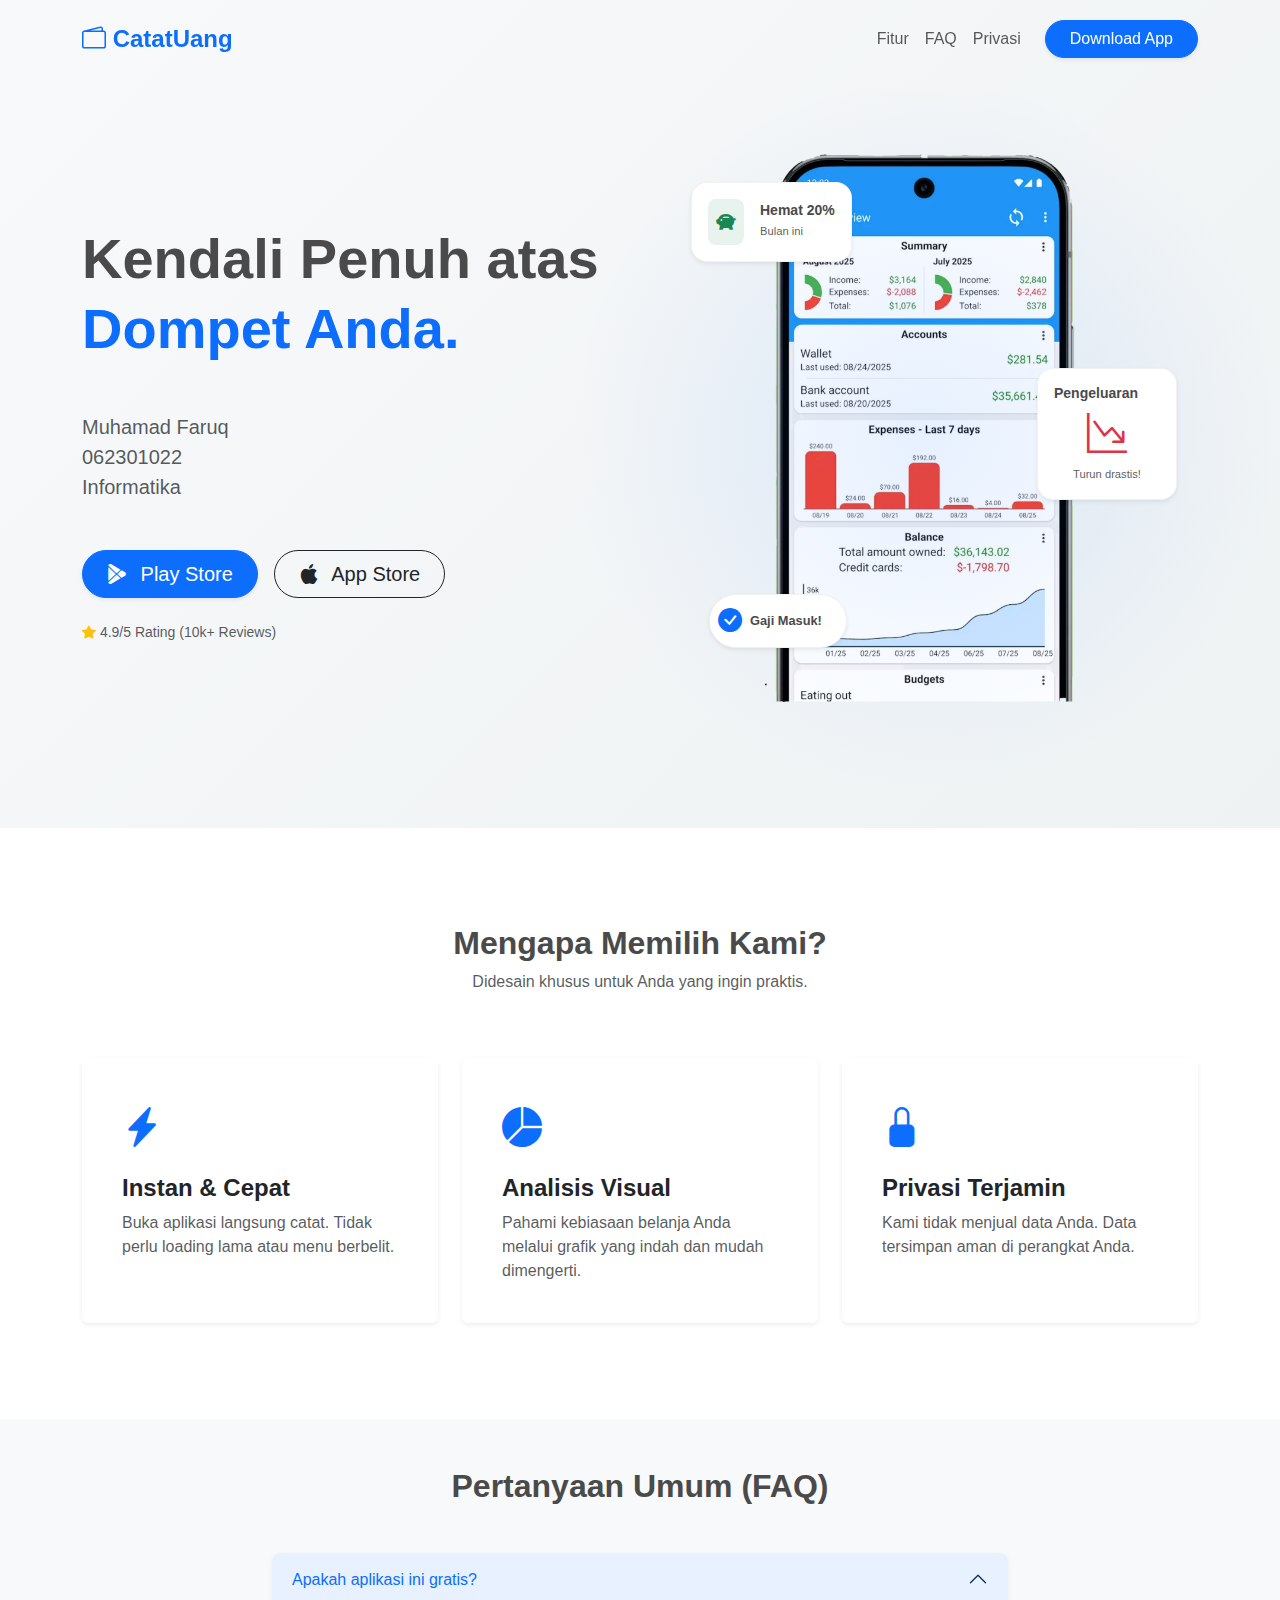
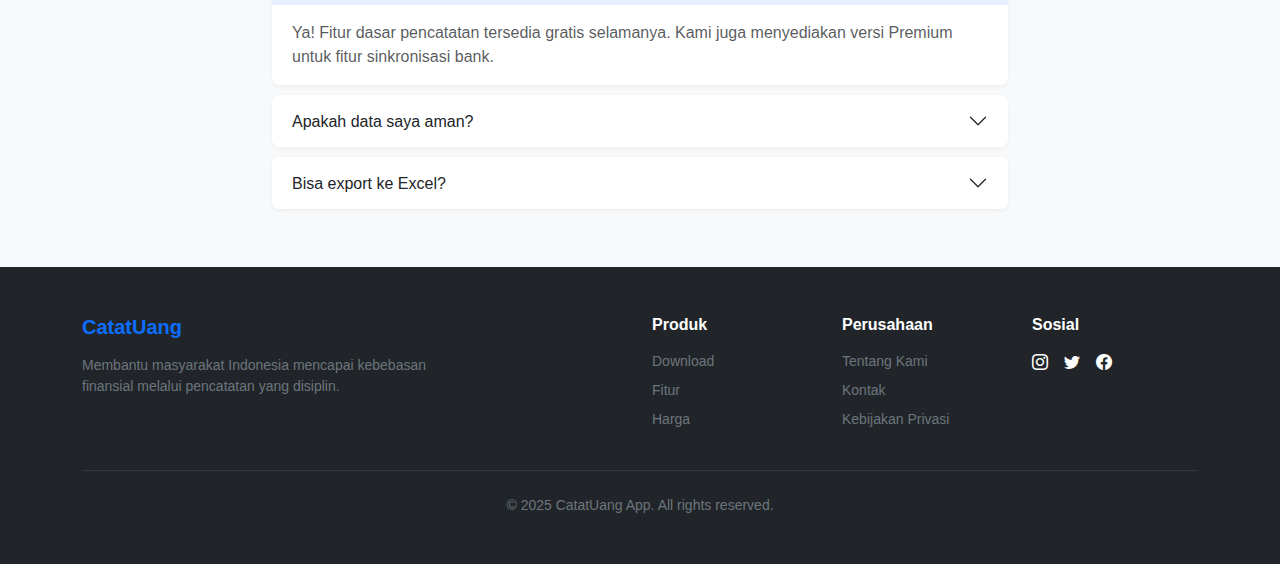
<file: index.html>
<!DOCTYPE html>
<html lang="id">
<head>
    <meta charset="UTF-8">
    <meta name="viewport" content="width=device-width, initial-scale=1.0">
    
    <title>CatatUang - Kelola Keuangan Pribadi Jadi Mudah</title>
    <meta name="description" content="Aplikasi pencatat keuangan harian terbaik. Gratis, simpel, dan aman. Download sekarang di Android dan iOS.">
    
    <link href="https://cdn.jsdelivr.net/npm/bootstrap@5.3.0/dist/css/bootstrap.min.css" rel="stylesheet">
    <link rel="stylesheet" href="https://cdn.jsdelivr.net/npm/bootstrap-icons@1.10.5/font/bootstrap-icons.css">
    
    <link rel="stylesheet" href="assets/css/style.css">
</head>
<body>

    <nav class="navbar navbar-expand-lg navbar-light bg-transparent fixed-top py-3 transition-all">
        <div class="container">
            <a class="navbar-brand fw-bold text-primary fs-4" href="index.html">
                <i class="bi bi-wallet2"></i> CatatUang
            </a>
            <button class="navbar-toggler" type="button" data-bs-toggle="collapse" data-bs-target="#navbarNav">
                <span class="navbar-toggler-icon"></span>
            </button>
            <div class="collapse navbar-collapse" id="navbarNav">
                <ul class="navbar-nav ms-auto text-center">
                    <li class="nav-item"><a class="nav-link" href="#fitur">Fitur</a></li>
                    <li class="nav-item"><a class="nav-link" href="#faq">FAQ</a></li>
                    <li class="nav-item"><a class="nav-link" href="privacy.html">Privasi</a></li>
                </ul>
                <div class="text-center mt-3 mt-lg-0">
                    <button onclick="handleDownload('Store')" class="btn btn-primary ms-lg-3 rounded-pill px-4 shadow-sm">Download App</button>
                </div>
            </div>
        </div>
    </nav>

    <section class="hero-section d-flex align-items-center" id="home">
        <div class="container">
            <div class="row align-items-center flex-column-reverse flex-lg-row">
                <div class="col-lg-6 mt-5 mt-lg-0">
                    <h1 class="display-4 fw-bold mb-3 lh-sm">Kendali Penuh atas <br> <span class="text-primary">Dompet Anda.</span></h1>
                    <p class="lead text-muted mb-5">
                     
                    <p class="lead text-muted mb-5">
                        Muhamad Faruq <br>
                        062301022 <br>
                        Informatika
                    </p>
                    <div class="d-flex gap-3 flex-column flex-sm-row">
                        <button onclick="handleDownload('Play Store')" class="btn btn-primary btn-lg rounded-pill shadow-sm px-4">
                            <i class="bi bi-google-play me-2"></i> Play Store
                        </button>
                        <button onclick="handleDownload('App Store')" class="btn btn-outline-dark btn-lg rounded-pill px-4">
                            <i class="bi bi-apple me-2"></i> App Store
                        </button>
                    </div>
                    <div class="mt-4 text-muted small">
                        <i class="bi bi-star-fill text-warning"></i> 4.9/5 Rating (10k+ Reviews)
                    </div>
                </div>
                <div class="col-lg-6 text-center position-relative">
                <div class="hero-image-wrapper">
                    
                    <img src="assets/img/img.png" alt="Tampilan Aplikasi" class="img-fluid app-screenshot" style="z-index: 10;">

                    <div class="floating-card card-top-left shadow-sm p-3 bg-white rounded-4 d-flex align-items-center gap-3">
                        <div class="icon-box bg-success bg-opacity-10 text-success p-2 rounded-3">
                            <i class="bi bi-piggy-bank-fill fs-5"></i>
                        </div>
                        <div class="text-start">
                            <h6 class="fw-bold mb-0 small">Hemat 20%</h6>
                            <small class="text-muted" style="font-size: 0.7rem;">Bulan ini</small>
                        </div>
                    </div>

                    <div class="floating-card card-mid-right shadow-sm p-3 bg-white rounded-4 text-center">
                        <h6 class="fw-bold mb-2 small text-start">Pengeluaran</h6>
                        <i class="bi bi-graph-down-arrow text-danger display-6"></i>
                        <div class="mt-2 text-muted" style="font-size: 0.7rem;">Turun drastis!</div>
                    </div>

                    <div class="floating-card card-bottom-left shadow-sm p-2 bg-white rounded-pill d-flex align-items-center gap-2 pe-4">
                        <i class="bi bi-check-circle-fill text-primary fs-4"></i>
                        <div class="text-start">
                            <small class="fw-bold d-block" style="font-size: 0.8rem;">Gaji Masuk!</small>
                        </div>
                    </div>
                    
                    </div>

                <div class="abstract-bg-shape"></div>
            </div>
            </div>
        </div>
    </section>

    <section class="py-5" id="fitur">
        <div class="container py-5">
            <div class="row justify-content-center text-center mb-5">
                <div class="col-md-8">
                    <h2 class="fw-bold">Mengapa Memilih Kami?</h2>
                    <p class="text-muted">Didesain khusus untuk Anda yang ingin praktis.</p>
                </div>
            </div>
            <div class="row g-4">
                <div class="col-md-4">
                    <div class="card feature-card h-100 p-4 border-0 shadow-sm">
                        <div class="card-body">
                            <div class="feature-icon"><i class="bi bi-lightning-charge-fill"></i></div>
                            <h4 class="card-title fw-bold">Instan & Cepat</h4>
                            <p class="card-text text-muted">Buka aplikasi langsung catat. Tidak perlu loading lama atau menu berbelit.</p>
                        </div>
                    </div>
                </div>
                <div class="col-md-4">
                    <div class="card feature-card h-100 p-4 border-0 shadow-sm">
                        <div class="card-body">
                            <div class="feature-icon"><i class="bi bi-pie-chart-fill"></i></div>
                            <h4 class="card-title fw-bold">Analisis Visual</h4>
                            <p class="card-text text-muted">Pahami kebiasaan belanja Anda melalui grafik yang indah dan mudah dimengerti.</p>
                        </div>
                    </div>
                </div>
                <div class="col-md-4">
                    <div class="card feature-card h-100 p-4 border-0 shadow-sm">
                        <div class="card-body">
                            <div class="feature-icon"><i class="bi bi-lock-fill"></i></div>
                            <h4 class="card-title fw-bold">Privasi Terjamin</h4>
                            <p class="card-text text-muted">Kami tidak menjual data Anda. Data tersimpan aman di perangkat Anda.</p>
                        </div>
                    </div>
                </div>
            </div>
        </div>
    </section>

    <section class="py-5 bg-light" id="faq">
        <div class="container">
            <div class="text-center mb-5">
                <h2 class="fw-bold">Pertanyaan Umum (FAQ)</h2>
            </div>
            <div class="row justify-content-center">
                <div class="col-lg-8">
                    <div class="accordion" id="accordionFAQ">
                        <div class="accordion-item">
                            <h2 class="accordion-header">
                                <button class="accordion-button" type="button" data-bs-toggle="collapse" data-bs-target="#collapseOne">
                                    Apakah aplikasi ini gratis?
                                </button>
                            </h2>
                            <div id="collapseOne" class="accordion-collapse collapse show" data-bs-parent="#accordionFAQ">
                                <div class="accordion-body text-muted">
                                    Ya! Fitur dasar pencatatan tersedia gratis selamanya. Kami juga menyediakan versi Premium untuk fitur sinkronisasi bank.
                                </div>
                            </div>
                        </div>
                        <div class="accordion-item">
                            <h2 class="accordion-header">
                                <button class="accordion-button collapsed" type="button" data-bs-toggle="collapse" data-bs-target="#collapseTwo">
                                    Apakah data saya aman?
                                </button>
                            </h2>
                            <div id="collapseTwo" class="accordion-collapse collapse" data-bs-parent="#accordionFAQ">
                                <div class="accordion-body text-muted">
                                    Sangat aman. Kami menggunakan enkripsi standar industri dan data utama tersimpan secara lokal di perangkat Anda.
                                </div>
                            </div>
                        </div>
                         <div class="accordion-item">
                            <h2 class="accordion-header">
                                <button class="accordion-button collapsed" type="button" data-bs-toggle="collapse" data-bs-target="#collapseThree">
                                    Bisa export ke Excel?
                                </button>
                            </h2>
                            <div id="collapseThree" class="accordion-collapse collapse" data-bs-parent="#accordionFAQ">
                                <div class="accordion-body text-muted">
                                    Bisa. Anda dapat mengunduh laporan bulanan dalam format .CSV atau .XLSX kapan saja.
                                </div>
                            </div>
                        </div>
                    </div>
                </div>
            </div>
        </div>
    </section>

    <footer class="py-5 bg-dark text-white">
        <div class="container">
            <div class="row g-4">
                <div class="col-md-4">
                    <h5 class="fw-bold text-primary mb-3">CatatUang</h5>
                    <p class="text-secondary small">Membantu masyarakat Indonesia mencapai kebebasan finansial melalui pencatatan yang disiplin.</p>
                </div>
                <div class="col-md-2 offset-md-2">
                    <h6 class="fw-bold mb-3">Produk</h6>
                    <ul class="list-unstyled text-secondary small">
                        <li class="mb-2"><a href="#" class="text-secondary">Download</a></li>
                        <li class="mb-2"><a href="#" class="text-secondary">Fitur</a></li>
                        <li class="mb-2"><a href="#" class="text-secondary">Harga</a></li>
                    </ul>
                </div>
                <div class="col-md-2">
                    <h6 class="fw-bold mb-3">Perusahaan</h6>
                    <ul class="list-unstyled text-secondary small">
                        <li class="mb-2"><a href="#" class="text-secondary">Tentang Kami</a></li>
                        <li class="mb-2"><a href="#" class="text-secondary">Kontak</a></li>
                        <li class="mb-2"><a href="privacy.html" class="text-secondary">Kebijakan Privasi</a></li>
                    </ul>
                </div>
                <div class="col-md-2">
                    <h6 class="fw-bold mb-3">Sosial</h6>
                    <div class="d-flex gap-3">
                        <a href="#" class="text-white"><i class="bi bi-instagram"></i></a>
                        <a href="#" class="text-white"><i class="bi bi-twitter"></i></a>
                        <a href="#" class="text-white"><i class="bi bi-facebook"></i></a>
                    </div>
                </div>
            </div>
            <hr class="border-secondary my-4">
            <div class="text-center text-secondary small">
                &copy; 2025 CatatUang App. All rights reserved.
            </div>
        </div>
    </footer>

    <script src="https://cdn.jsdelivr.net/npm/bootstrap@5.3.0/dist/js/bootstrap.bundle.min.js"></script>
    <script src="assets/js/script.js"></script>
</body>
</html>
</file>
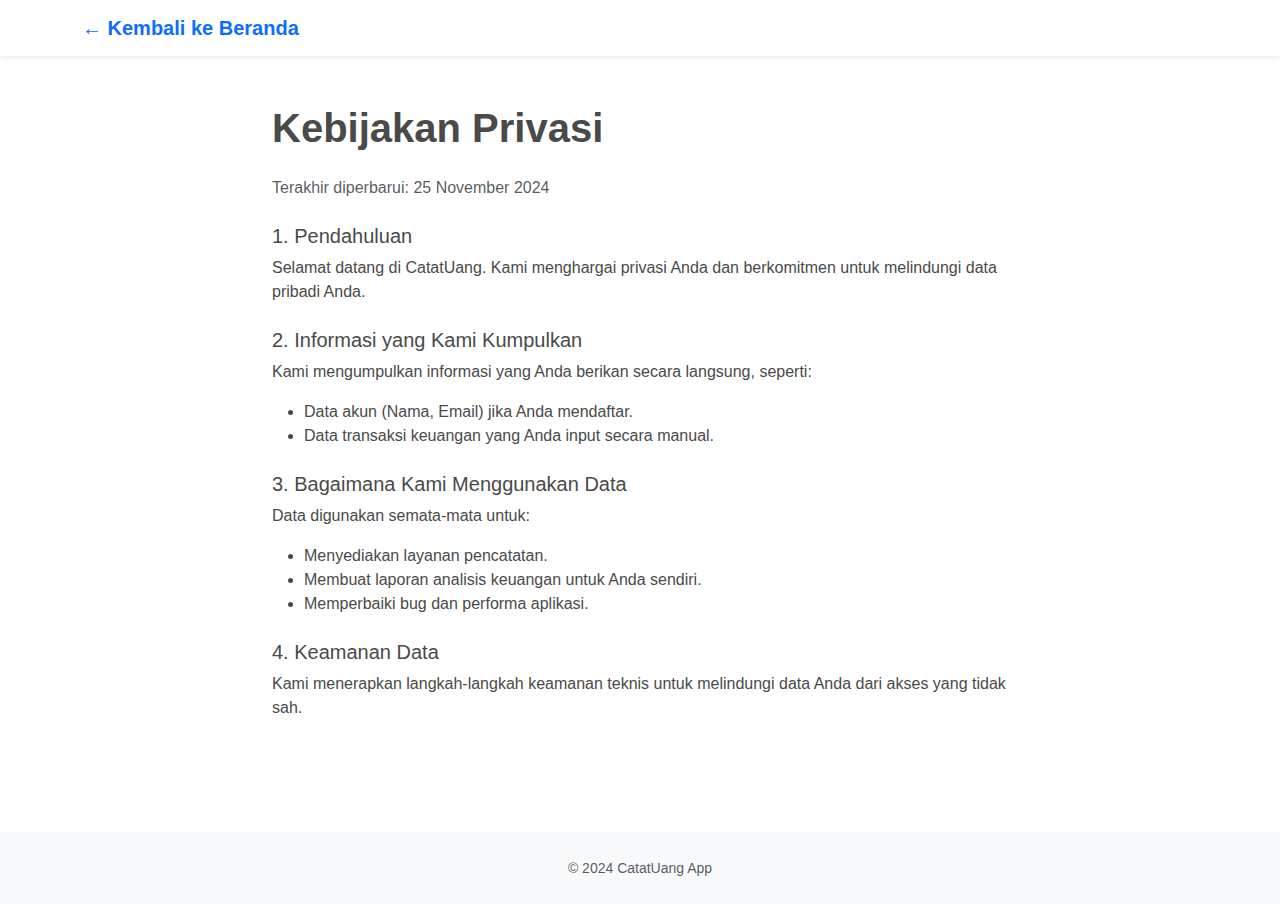
<file: privacy.html>
<!DOCTYPE html>
<html lang="id">
<head>
    <meta charset="UTF-8">
    <meta name="viewport" content="width=device-width, initial-scale=1.0">
    <title>Kebijakan Privasi - CatatUang</title>
    <link href="https://cdn.jsdelivr.net/npm/bootstrap@5.3.0/dist/css/bootstrap.min.css" rel="stylesheet">
    <link rel="stylesheet" href="assets/css/style.css">
</head>
<body>

    <nav class="navbar navbar-light bg-white shadow-sm">
        <div class="container">
            <a class="navbar-brand fw-bold text-primary" href="index.html">
                &larr; Kembali ke Beranda
            </a>
        </div>
    </nav>

    <div class="container py-5">
        <div class="row justify-content-center">
            <div class="col-lg-8">
                <h1 class="fw-bold mb-4">Kebijakan Privasi</h1>
                <p class="text-muted mb-4">Terakhir diperbarui: 25 November 2024</p>

                <div class="content">
                    <h5>1. Pendahuluan</h5>
                    <p>Selamat datang di CatatUang. Kami menghargai privasi Anda dan berkomitmen untuk melindungi data pribadi Anda.</p>

                    <h5 class="mt-4">2. Informasi yang Kami Kumpulkan</h5>
                    <p>Kami mengumpulkan informasi yang Anda berikan secara langsung, seperti:</p>
                    <ul>
                        <li>Data akun (Nama, Email) jika Anda mendaftar.</li>
                        <li>Data transaksi keuangan yang Anda input secara manual.</li>
                    </ul>

                    <h5 class="mt-4">3. Bagaimana Kami Menggunakan Data</h5>
                    <p>Data digunakan semata-mata untuk:</p>
                    <ul>
                        <li>Menyediakan layanan pencatatan.</li>
                        <li>Membuat laporan analisis keuangan untuk Anda sendiri.</li>
                        <li>Memperbaiki bug dan performa aplikasi.</li>
                    </ul>

                    <h5 class="mt-4">4. Keamanan Data</h5>
                    <p>Kami menerapkan langkah-langkah keamanan teknis untuk melindungi data Anda dari akses yang tidak sah.</p>
                </div>
            </div>
        </div>
    </div>

    <footer class="py-4 bg-light text-center mt-5">
        <small class="text-muted">&copy; 2024 CatatUang App</small>
    </footer>

</body>
</html>
</file>
<file: assets/css/style.css>
body {
    font-family: 'Segoe UI', Tahoma, Geneva, Verdana, sans-serif;
    color: #4a4a4a;
    overflow-x: hidden;
}

.hero-section {
    padding: 120px 0 80px 0;
    background: linear-gradient(135deg, #f8f9fa 0%, #eef2f3 100%);
}

.app-screenshot {
    border-radius: 24px;
    transition: transform 0.3s ease;
    max-width: 320px;
    width: 100%;
    height: auto;
    display: block;
    margin: 0 auto;
}

.app-screenshot:hover {
    transform: translateY(-5px);
}

.feature-card {
    transition: all 0.3s ease;
    border: 1px solid rgba(0,0,0,0.05);
}

.feature-card:hover {
    transform: translateY(-5px);
    box-shadow: 0 10px 30px rgba(0,0,0,0.08) !important;
    border-color: transparent;
}

.feature-icon {
    font-size: 2.5rem;
    color: #0d6efd;
    margin-bottom: 1rem;
}

.accordion-item {
    border: none;
    margin-bottom: 10px;
    box-shadow: 0 2px 5px rgba(0,0,0,0.05);
    border-radius: 8px !important;
    overflow: hidden;
}

.accordion-button:not(.collapsed) {
    background-color: #e7f1ff;
    color: #0d6efd;
    box-shadow: none;
}

.accordion-button:focus {
    box-shadow: none;
    border-color: rgba(0,0,0,0.125);
}

footer a {
    text-decoration: none;
    transition: color 0.2s;
}

footer a:hover {
    color: #fff !important;
}

.hero-image-wrapper {
    position: relative;
    display: inline-block; 
    padding: 20px; 
}

.floating-card {
    position: absolute; 
    z-index: 20; 
    min-width: 140px;
    border: 1px solid rgba(0,0,0,0.05);
    animation: floatAnimation 3s ease-in-out infinite;
}

.card-top-left {
    top: 10%;
    left: -15%;
    animation-delay: 0s;
}

.card-mid-right {
    top: 40%;
    right: -20%;
    animation-delay: 1s;
}

.card-bottom-left {
    bottom: 15%;
    left: -10%;
    min-width: auto; 
    animation-delay: 0.5s;
}

@keyframes floatAnimation {
    0% { transform: translateY(0px); }
    50% { transform: translateY(-10px); }
    100% { transform: translateY(0px); }
}

.abstract-bg-shape {
    position: absolute;
    top: 50%;
    left: 50%;
    transform: translate(-50%, -50%);
    width: 120%;
    height: 120%;
    background: radial-gradient(circle, rgba(13, 110, 253, 0.1) 0%, rgba(255,255,255,0) 70%);
    z-index: 1; 
    pointer-events: none;
}

@media (max-width: 768px) {
    .floating-card {
        display: none !important;
    }
    .hero-image-wrapper {
        padding: 0;
    }
}
</file>
